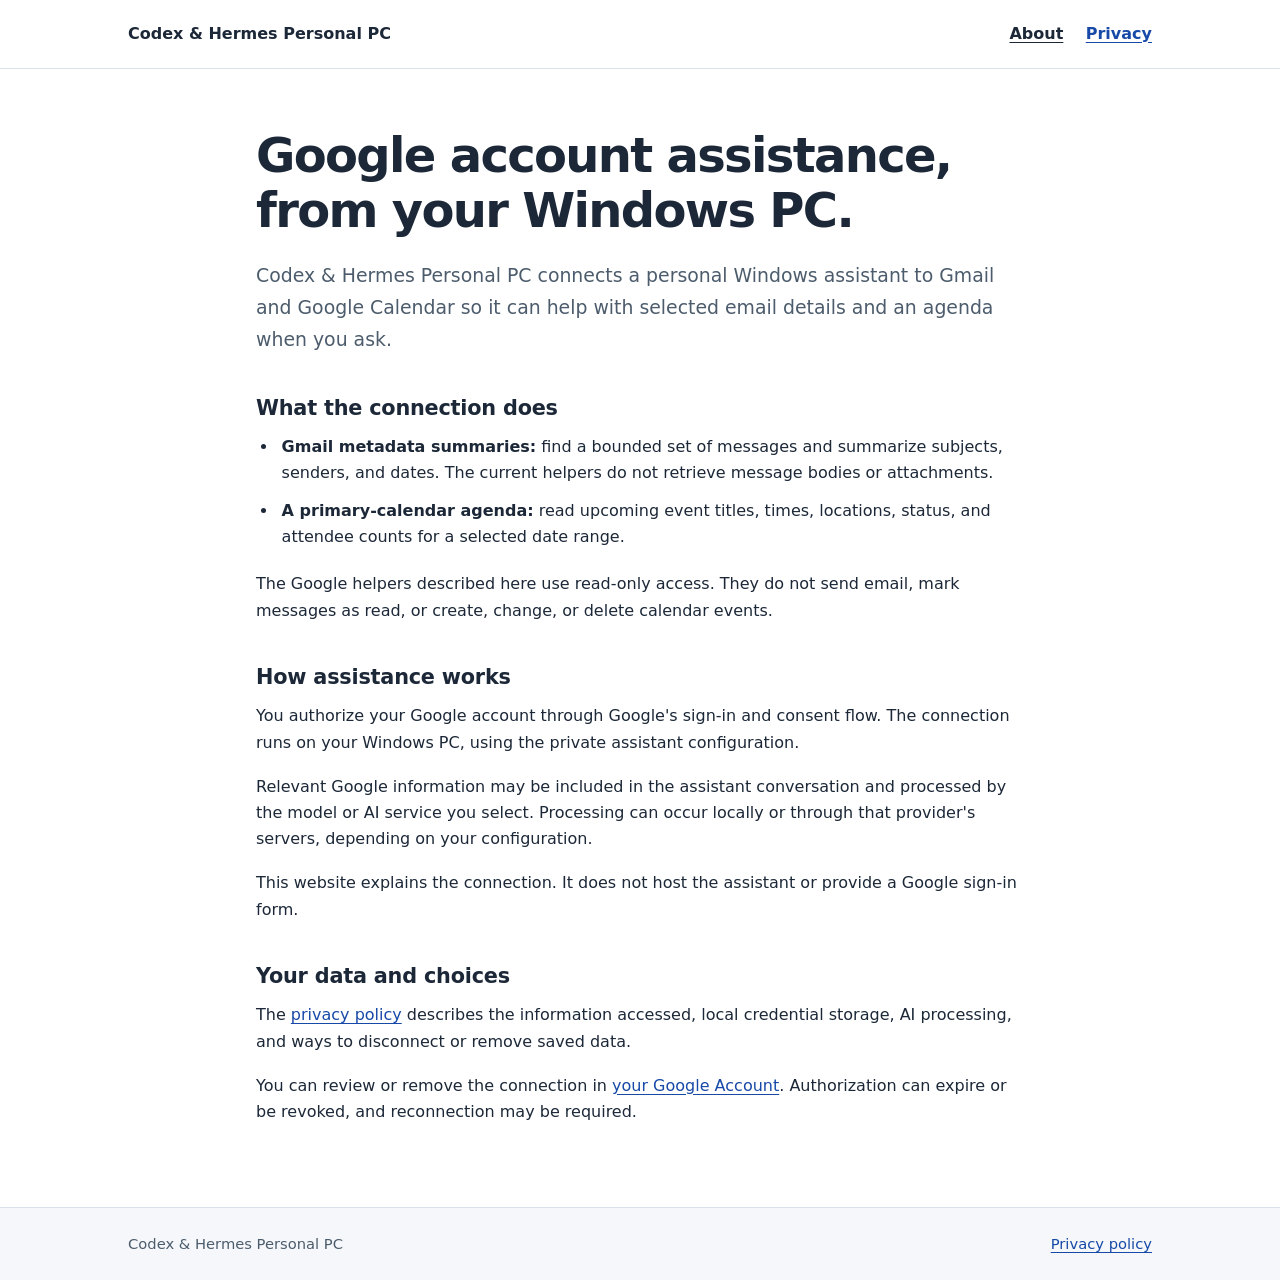
<file: index.html>
<!doctype html>
<html lang="en">
<head>
  <meta charset="utf-8">
  <meta name="viewport" content="width=device-width, initial-scale=1">
  <meta name="description" content="A personal Windows assistant connection for Gmail metadata summaries and a read-only Google Calendar agenda.">
  <meta name="referrer" content="no-referrer">
  <meta http-equiv="Content-Security-Policy" content="default-src 'none'; style-src 'self'; img-src 'self'; base-uri 'none'; form-action 'none'">
  <title>Codex &amp; Hermes Personal PC</title>
  <link rel="stylesheet" href="styles.css">
</head>
<body>
  <a class="skip-link" href="#main">Skip to content</a>
  <header class="site-header">
    <div class="container header-inner">
      <a class="brand" href="index.html">Codex &amp; Hermes Personal PC</a>
      <nav aria-label="Main navigation">
        <a href="index.html" aria-current="page">About</a>
        <a href="privacy.html">Privacy</a>
      </nav>
    </div>
  </header>
  <main id="main" class="container content" tabindex="-1">
    <h1>Google account assistance, from your Windows PC.</h1>
    <p class="intro">Codex &amp; Hermes Personal PC connects a personal Windows assistant to Gmail and Google Calendar so it can help with selected email details and an agenda when you ask.</p>

    <section aria-labelledby="features-heading">
      <h2 id="features-heading">What the connection does</h2>
      <ul>
        <li><strong>Gmail metadata summaries:</strong> find a bounded set of messages and summarize subjects, senders, and dates. The current helpers do not retrieve message bodies or attachments.</li>
        <li><strong>A primary-calendar agenda:</strong> read upcoming event titles, times, locations, status, and attendee counts for a selected date range.</li>
      </ul>
      <p>The Google helpers described here use read-only access. They do not send email, mark messages as read, or create, change, or delete calendar events.</p>
    </section>

    <section aria-labelledby="processing-heading">
      <h2 id="processing-heading">How assistance works</h2>
      <p>You authorize your Google account through Google's sign-in and consent flow. The connection runs on your Windows PC, using the private assistant configuration.</p>
      <p>Relevant Google information may be included in the assistant conversation and processed by the model or AI service you select. Processing can occur locally or through that provider's servers, depending on your configuration.</p>
      <p>This website explains the connection. It does not host the assistant or provide a Google sign-in form.</p>
    </section>

    <section aria-labelledby="control-heading">
      <h2 id="control-heading">Your data and choices</h2>
      <p>The <a href="privacy.html">privacy policy</a> describes the information accessed, local credential storage, AI processing, and ways to disconnect or remove saved data.</p>
      <p>You can review or remove the connection in <a href="https://myaccount.google.com/connections">your Google Account</a>. Authorization can expire or be revoked, and reconnection may be required.</p>
    </section>
  </main>
  <footer class="site-footer">
    <div class="container footer-inner">
      <span>Codex &amp; Hermes Personal PC</span>
      <a href="privacy.html">Privacy policy</a>
    </div>
  </footer>
</body>
</html>
</file>
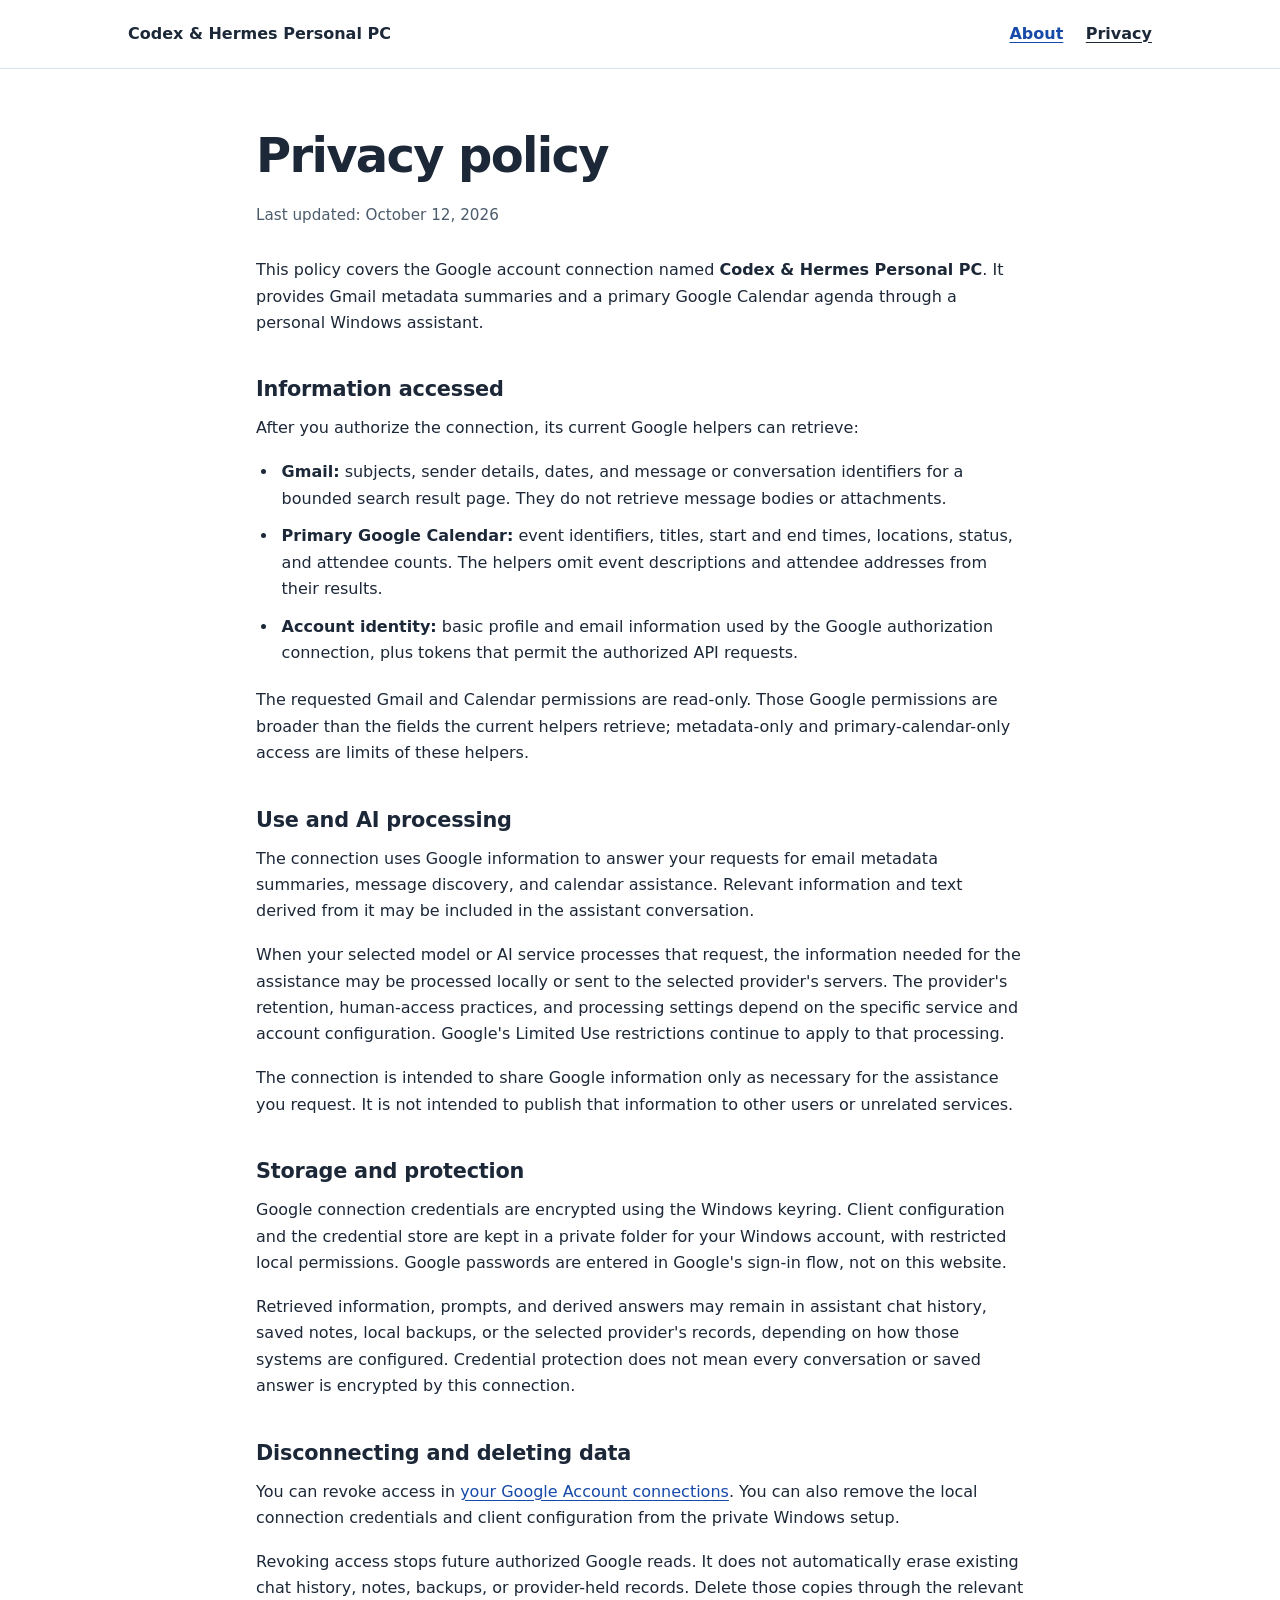
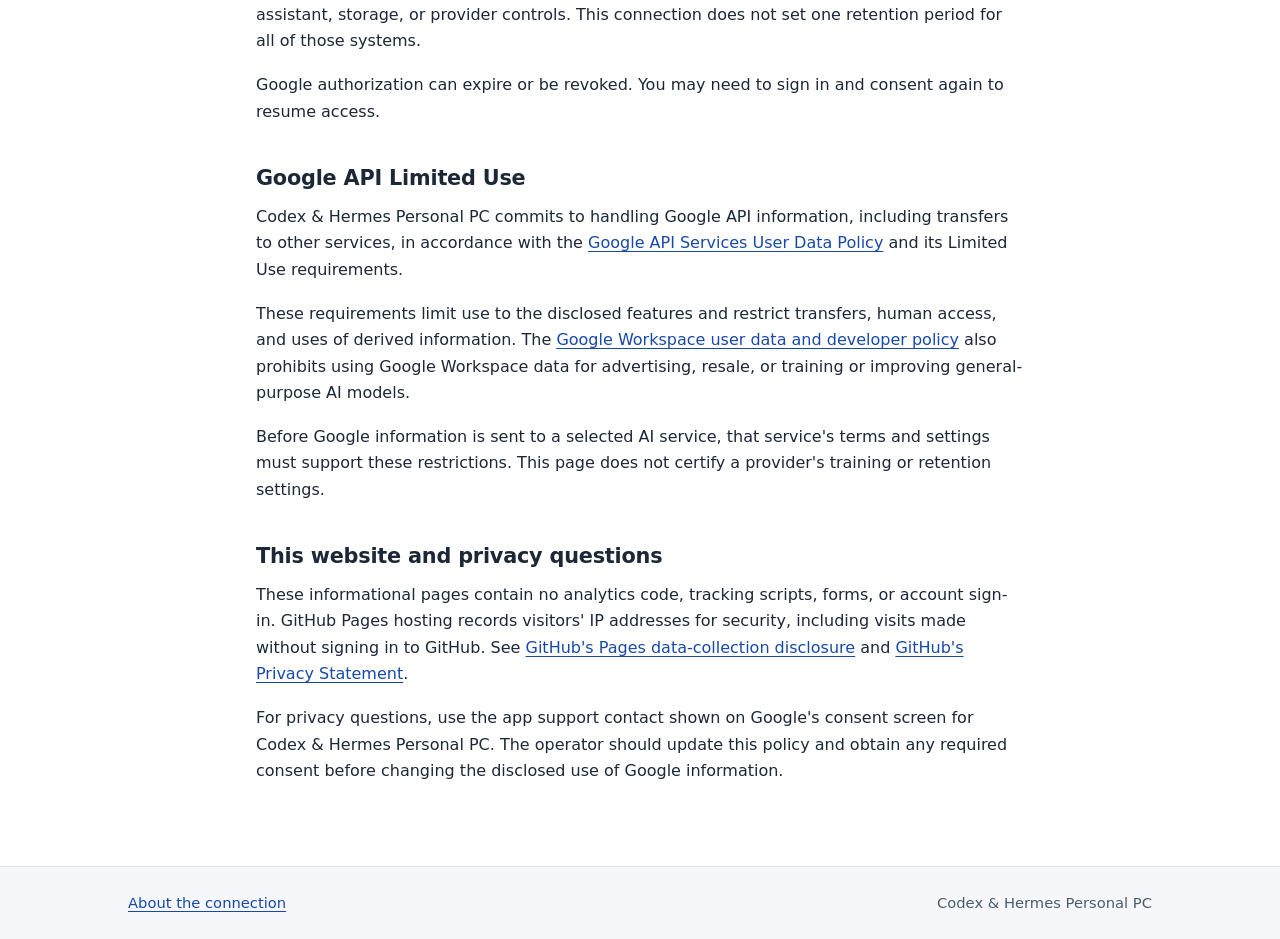
<file: privacy.html>
<!doctype html>
<html lang="en">
<head>
  <meta charset="utf-8">
  <meta name="viewport" content="width=device-width, initial-scale=1">
  <meta name="description" content="How Codex &amp; Hermes Personal PC accesses, uses, stores, and shares Google account information.">
  <meta name="referrer" content="no-referrer">
  <meta http-equiv="Content-Security-Policy" content="default-src 'none'; style-src 'self'; img-src 'self'; base-uri 'none'; form-action 'none'">
  <title>Privacy policy · Codex &amp; Hermes Personal PC</title>
  <link rel="stylesheet" href="styles.css">
</head>
<body>
  <a class="skip-link" href="#main">Skip to content</a>
  <header class="site-header">
    <div class="container header-inner">
      <a class="brand" href="index.html">Codex &amp; Hermes Personal PC</a>
      <nav aria-label="Main navigation">
        <a href="index.html">About</a>
        <a href="privacy.html" aria-current="page">Privacy</a>
      </nav>
    </div>
  </header>
  <main id="main" class="container content policy" tabindex="-1">
    <h1>Privacy policy</h1>
    <p class="updated">Last updated: <time datetime="2026-10-12">October 12, 2026</time></p>
    <p>This policy covers the Google account connection named <strong>Codex &amp; Hermes Personal PC</strong>. It provides Gmail metadata summaries and a primary Google Calendar agenda through a personal Windows assistant.</p>

    <section aria-labelledby="access-heading">
      <h2 id="access-heading">Information accessed</h2>
      <p>After you authorize the connection, its current Google helpers can retrieve:</p>
      <ul>
        <li><strong>Gmail:</strong> subjects, sender details, dates, and message or conversation identifiers for a bounded search result page. They do not retrieve message bodies or attachments.</li>
        <li><strong>Primary Google Calendar:</strong> event identifiers, titles, start and end times, locations, status, and attendee counts. The helpers omit event descriptions and attendee addresses from their results.</li>
        <li><strong>Account identity:</strong> basic profile and email information used by the Google authorization connection, plus tokens that permit the authorized API requests.</li>
      </ul>
      <p>The requested Gmail and Calendar permissions are read-only. Those Google permissions are broader than the fields the current helpers retrieve; metadata-only and primary-calendar-only access are limits of these helpers.</p>
    </section>

    <section aria-labelledby="use-heading">
      <h2 id="use-heading">Use and AI processing</h2>
      <p>The connection uses Google information to answer your requests for email metadata summaries, message discovery, and calendar assistance. Relevant information and text derived from it may be included in the assistant conversation.</p>
      <p>When your selected model or AI service processes that request, the information needed for the assistance may be processed locally or sent to the selected provider's servers. The provider's retention, human-access practices, and processing settings depend on the specific service and account configuration. Google's Limited Use restrictions continue to apply to that processing.</p>
      <p>The connection is intended to share Google information only as necessary for the assistance you request. It is not intended to publish that information to other users or unrelated services.</p>
    </section>

    <section aria-labelledby="storage-heading">
      <h2 id="storage-heading">Storage and protection</h2>
      <p>Google connection credentials are encrypted using the Windows keyring. Client configuration and the credential store are kept in a private folder for your Windows account, with restricted local permissions. Google passwords are entered in Google's sign-in flow, not on this website.</p>
      <p>Retrieved information, prompts, and derived answers may remain in assistant chat history, saved notes, local backups, or the selected provider's records, depending on how those systems are configured. Credential protection does not mean every conversation or saved answer is encrypted by this connection.</p>
    </section>

    <section aria-labelledby="control-heading">
      <h2 id="control-heading">Disconnecting and deleting data</h2>
      <p>You can revoke access in <a href="https://myaccount.google.com/connections">your Google Account connections</a>. You can also remove the local connection credentials and client configuration from the private Windows setup.</p>
      <p>Revoking access stops future authorized Google reads. It does not automatically erase existing chat history, notes, backups, or provider-held records. Delete those copies through the relevant assistant, storage, or provider controls. This connection does not set one retention period for all of those systems.</p>
      <p>Google authorization can expire or be revoked. You may need to sign in and consent again to resume access.</p>
    </section>

    <section aria-labelledby="limited-use-heading">
      <h2 id="limited-use-heading">Google API Limited Use</h2>
      <p>Codex &amp; Hermes Personal PC commits to handling Google API information, including transfers to other services, in accordance with the <a href="https://developers.google.com/terms/api-services-user-data-policy">Google API Services User Data Policy</a> and its Limited Use requirements.</p>
      <p>These requirements limit use to the disclosed features and restrict transfers, human access, and uses of derived information. The <a href="https://developers.google.com/workspace/workspace-api-user-data-developer-policy#limited_use_of_user_data">Google Workspace user data and developer policy</a> also prohibits using Google Workspace data for advertising, resale, or training or improving general-purpose AI models.</p>
      <p>Before Google information is sent to a selected AI service, that service's terms and settings must support these restrictions. This page does not certify a provider's training or retention settings.</p>
    </section>

    <section aria-labelledby="website-heading">
      <h2 id="website-heading">This website and privacy questions</h2>
      <p>These informational pages contain no analytics code, tracking scripts, forms, or account sign-in. GitHub Pages hosting records visitors' IP addresses for security, including visits made without signing in to GitHub. See <a href="https://docs.github.com/en/pages/getting-started-with-github-pages/what-is-github-pages#data-collection">GitHub's Pages data-collection disclosure</a> and <a href="https://docs.github.com/en/site-policy/privacy-policies/github-general-privacy-statement">GitHub's Privacy Statement</a>.</p>
      <p>For privacy questions, use the app support contact shown on Google's consent screen for Codex &amp; Hermes Personal PC. The operator should update this policy and obtain any required consent before changing the disclosed use of Google information.</p>
    </section>
  </main>
  <footer class="site-footer">
    <div class="container footer-inner">
      <a href="index.html">About the connection</a>
      <span>Codex &amp; Hermes Personal PC</span>
    </div>
  </footer>
</body>
</html>
</file>
<file: styles.css>
:root {
  color-scheme: light;
  --ink: #1c2838;
  --muted: #4c5c6c;
  --link: #1749a8;
  --line: #d8e0ea;
  --surface: #f5f7fa;
}
* { box-sizing: border-box; }
html { font-family: system-ui, -apple-system, BlinkMacSystemFont, "Segoe UI", sans-serif; }
body { margin: 0; background: #fff; color: var(--ink); font-size: 1rem; line-height: 1.65; }
a { color: var(--link); text-underline-offset: .2em; }
a:hover { text-decoration-thickness: .15em; }
a:focus-visible { outline: 3px solid var(--link); outline-offset: 4px; border-radius: 2px; }
.container { width: min(100% - 3rem, 64rem); margin-inline: auto; }
.site-header { border-bottom: 1px solid var(--line); }
.header-inner { display: flex; justify-content: space-between; align-items: center; gap: 1.5rem; padding-block: 1.3rem; }
.brand { color: var(--ink); font-weight: 700; text-decoration: none; }
nav { display: flex; gap: 1.4rem; }
nav a { font-weight: 600; }
nav a[aria-current="page"] { color: var(--ink); }
.content { max-width: 48rem; padding-block: 3.7rem 4rem; }
h1 { margin: 0 0 1.25rem; font-size: clamp(2rem, 4.5vw, 3rem); letter-spacing: -.035em; line-height: 1.15; font-weight: 750; }
h2 { margin: 0 0 .75rem; font-size: 1.3rem; line-height: 1.3; letter-spacing: -.01em; }
p { margin: 0 0 1.1rem; }
.intro { color: var(--muted); font-size: 1.18rem; line-height: 1.7; }
section { margin-top: 2.5rem; }
ul { margin: .6rem 0 1.3rem; padding-left: 1.4rem; }
li { padding-left: .2rem; margin-bottom: .7rem; }
.updated { color: var(--muted); font-size: .95rem; margin-bottom: 1.8rem; }
.site-footer { background: var(--surface); border-top: 1px solid var(--line); color: var(--muted); font-size: .92rem; }
.footer-inner { display: flex; flex-wrap: wrap; justify-content: space-between; gap: 1rem; padding-block: 1.5rem; }
.skip-link { position: absolute; left: 1rem; top: -5rem; padding: .65rem 1rem; background: #fff; border: 2px solid var(--link); z-index: 1; }
.skip-link:focus { top: .6rem; }
@media (max-width: 38rem) {
  .container { width: min(100% - 2rem, 64rem); }
  .header-inner { align-items: flex-start; flex-direction: column; gap: .8rem; }
  .content { padding-block: 2.5rem 3rem; }
  .intro { font-size: 1.08rem; }
}
</file>
